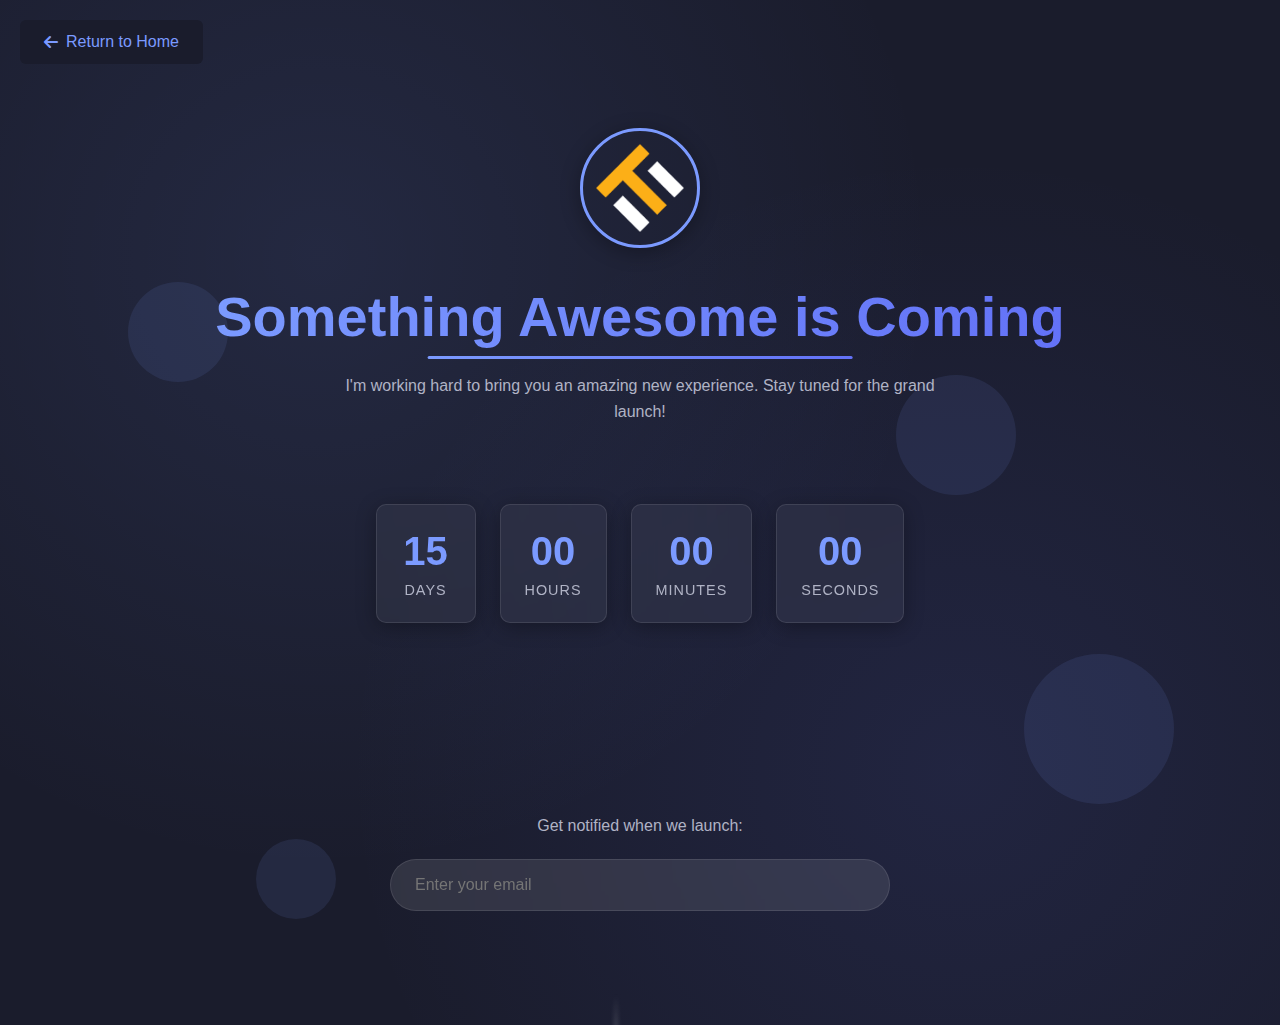
<file: Mega Projects/index.html>
<!DOCTYPE html>
<html lang="en">

<head>
    <meta charset="UTF-8">
    <meta name="viewport" content="width=device-width, initial-scale=1.0">
    <title>Coming Soon | Themed Edits</title>
    <link rel="icon" type="image/x-icon" href="/./my logo-01 copy.png">
    <link rel="stylesheet" href="https://cdnjs.cloudflare.com/ajax/libs/font-awesome/6.4.0/css/all.min.css">
    <style>
        :root {
            --primary-color: #7b9aff;
            --primary-dark: #5c78e0;
            --secondary-color: #6372f7;
            --text-color: #e0e0e0;
            --text-light: #b0b3c5;
            --background-color: #1a1c2c;
            --shadow: 0 4px 20px rgba(0, 0, 0, 0.3);
            --hover-shadow: 0 8px 25px rgba(123, 154, 255, 0.3);
            --transition: all 0.4s cubic-bezier(0.175, 0.885, 0.32, 1.1);
        }

        * {
            margin: 0;
            padding: 0;
            box-sizing: border-box;
        }

        body {
            font-family: 'Segoe UI', Tahoma, Geneva, Verdana, sans-serif;
            background: var(--background-color);
            color: var(--text-color);
            min-height: 100vh;
            overflow-x: hidden;
            background-image:
                radial-gradient(circle at 25% 25%, rgba(123, 154, 255, 0.1) 0%, transparent 50%),
                radial-gradient(circle at 75% 75%, rgba(99, 114, 247, 0.1) 0%, transparent 50%);
        }

        /* Home Button Styles */
        .home-btn-container {
            position: fixed;
            top: 20px;
            left: 20px;
            z-index: 1000;
        }

        .home-btn {
            position: relative;
            display: inline-flex;
            align-items: center;
            gap: 0.5rem;
            color: var(--primary-color);
            font-weight: 500;
            text-decoration: none;
            transition: color 0.3s ease;
            padding: 0.5rem 0;
            background: var(--background-color);
            padding: 0.8rem 1.5rem;
            border-radius: 6px;
        }

        .home-btn::after {
            content: '';
            position: absolute;
            left: 0;
            bottom: 0;
            height: 2px;
            width: 100%;
            background-color: var(--primary-color);
            transform: scaleX(0);
            transform-origin: right;
            transition: transform 0.4s ease, transform-origin 0s;
        }

        .home-btn:hover {
            color: var(--primary-dark);
        }

        .home-btn:hover::after {
            transform: scaleX(1);
            transform-origin: left;
        }


        .coming-soon-container {
            display: flex;
            flex-direction: column;
            align-items: center;
            justify-content: center;
            min-height: 100vh;
            padding: 2rem;
            text-align: center;
            position: relative;
            margin-top: 6rem;
        }

        .logo {
            margin-bottom: 2rem;
            animation: float 6s ease-in-out infinite;
        }

        .logo img {
            width: 120px;
            height: 120px;
            border-radius: 50%;
            object-fit: cover;
            box-shadow: var(--shadow);
            border: 3px solid var(--primary-color);
        }

        h1 {
            font-size: clamp(2rem, 5vw, 3.5rem);
            margin-bottom: 1.5rem;
            background: linear-gradient(90deg, var(--primary-color), var(--secondary-color));
            -webkit-background-clip: text;
            background-clip: text;
            color: transparent;
            position: relative;
            display: inline-block;
        }

        h1::after {
            content: '';
            position: absolute;
            bottom: -10px;
            left: 50%;
            transform: translateX(-50%);
            width: 50%;
            height: 3px;
            background: linear-gradient(90deg, var(--primary-color), var(--secondary-color));
            border-radius: 3px;
        }

        .countdown {
            display: flex;
            justify-content: center;
            gap: 1.5rem;
            margin: 3rem 0;
            flex-wrap: wrap;
        }

        .countdown-item {
            background: rgba(255, 255, 255, 0.05);
            border-radius: 10px;
            padding: 1.5rem;
            min-width: 100px;
            backdrop-filter: blur(10px);
            border: 1px solid rgba(255, 255, 255, 0.1);
            box-shadow: var(--shadow);
            transition: var(--transition);
        }

        .countdown-item:hover {
            transform: translateY(-10px);
            box-shadow: var(--hover-shadow);
        }

        .countdown-number {
            font-size: 2.5rem;
            font-weight: 700;
            color: var(--primary-color);
            margin-bottom: 0.5rem;
        }

        .countdown-label {
            font-size: 0.9rem;
            color: var(--text-light);
            text-transform: uppercase;
            letter-spacing: 1px;
        }

        .social-links {
            display: flex;
            gap: 1.5rem;
            margin: 2rem 0;
        }

        .social-link {
            width: 50px;
            height: 50px;
            border-radius: 50%;
            display: flex;
            align-items: center;
            text-decoration: none;
            justify-content: center;
            background: rgba(255, 255, 255, 0.05);
            color: var(--text-color);
            font-size: 1.2rem;
            transition: var(--transition);
            position: relative;
            overflow: hidden;
        }

        .social-link::before {
            content: '';
            position: absolute;
            top: 0;
            left: -100%;
            width: 100%;
            height: 100%;
            background: linear-gradient(90deg, transparent, rgba(255, 255, 255, 0.1), transparent);
            transition: 0.5s;
        }

        .social-link:hover {
            color: var(--primary-color);
            transform: translateY(-5px);
            box-shadow: 0 5px 15px rgba(123, 154, 255, 0.3);
        }

        .social-link:hover::before {
            left: 100%;
        }

        .notify-form {
            margin-top: 2rem;
            max-width: 500px;
            width: 100%;
        }

        .form-group {
            position: relative;
            margin-bottom: 1rem;
        }

        .form-input {
            width: 100%;
            padding: 1rem 1.5rem;
            border-radius: 50px;
            border: none;
            background: rgba(255, 255, 255, 0.1);
            color: var(--text-color);
            font-size: 1rem;
            backdrop-filter: blur(5px);
            border: 1px solid rgba(255, 255, 255, 0.1);
            transition: var(--transition);
        }

        .form-input:focus {
            outline: none;
            box-shadow: 0 0 0 2px var(--primary-color);
            background: rgba(255, 255, 255, 0.15);
        }

        .form-submit {
            width: 100%;
            padding: 1rem;
            border-radius: 50px;
            border: none;
            background: linear-gradient(90deg, var(--primary-color), var(--secondary-color));
            color: white;
            font-weight: 600;
            font-size: 1rem;
            cursor: pointer;
            transition: var(--transition);
            margin-top: 1rem;
        }

        .form-submit button{
            color: var(--text-color);
        }

        .form-submit:hover {
            transform: translateY(-3px);
            box-shadow: 0 10px 20px rgba(123, 154, 255, 0.3);
        }

        .floating-elements {
            position: absolute;
            top: 0;
            left: 0;
            width: 100%;
            height: 100%;
            pointer-events: none;
            z-index: -1;
            overflow: hidden;
        }

        .floating-element {
            position: absolute;
            border-radius: 50%;
            background: rgba(123, 154, 255, 0.1);
            animation: float 15s infinite linear;
        }

        @keyframes float {

            0%,
            100% {
                transform: translateY(0) rotate(0deg);
            }

            50% {
                transform: translateY(-20px) rotate(5deg);
            }
        }

        @keyframes pulse {
            0% {
                transform: scale(1);
                opacity: 1;
            }

            50% {
                transform: scale(1.05);
                opacity: 0.8;
            }

            100% {
                transform: scale(1);
                opacity: 1;
            }
        }

        /* Responsive Adjustments */
        @media (max-width: 768px) {
            .countdown {
                gap: 1rem;
            }

            .countdown-item {
                min-width: 80px;
                padding: 1rem;
            }

            .countdown-number {
                font-size: 2rem;
            }
        }

        @media (max-width: 480px) {
            .countdown {
                gap: 0.5rem;
            }

            .countdown-item {
                min-width: 70px;
                padding: 0.8rem;
            }

            .social-links {
                gap: 1rem;
            }

            .social-link {
                width: 40px;
                height: 40px;
                font-size: 1rem;
            }
        }

        /* Rocket Animation Styles */
        .rocket-container {
            position: absolute;
            bottom: -100px;
            left: 50%;
            transform: translateX(-50%);
            width: 100px;
            height: 300px;
            /* overflow: hidden; */
        }

        .rocket {
            position: absolute;
            bottom: 0;
            left: 50%;
            transform: translateX(-100%);
            animation: takeoff 8s infinite cubic-bezier(0.25, 0.1, 0.25, 1);
        }

        .rocket i {
            font-size: 3rem;
            color: var(--primary-color);
            transform: rotate(-45deg);
            display: block;
            position: relative;
            z-index: 2;
            text-shadow: 0 0 10px rgba(123, 154, 255, 0.7);
            animation: rocketPulse 0.5s infinite alternate;
        }

        .smoke-trail {
            position: absolute;
            bottom: -20px;
            left: 50%;
            transform: translateX(-50%);
            width: 4px;
            height: 150px;
            background: linear-gradient(to top,
                    rgba(255, 255, 255, 0.8) 0%,
                    rgba(255, 255, 255, 0.5) 30%,
                    rgba(255, 255, 255, 0) 100%);
            filter: blur(2px);
            animation: smokeRise 8s infinite linear;
        }

        @keyframes takeoff {
            0% {
                bottom: 0;
                opacity: 1;
            }

            80% {
                opacity: 1;
            }

            100% {
                bottom: 100vh;
                opacity: 0;
            }
        }

        @keyframes smokeRise {
            0% {
                height: 0;
                opacity: 1;
            }

            80% {
                opacity: 1;
            }

            100% {
                height: 150px;
                opacity: 0;
            }
        }

        @keyframes rocketPulse {
            0% {
                transform: rotate(-45deg) scale(1);
            }

            100% {
                transform: rotate(-45deg) scale(1.1);
            }
        }

        /* Make sure this is added to your existing CSS */
        .coming-soon-container {
            position: relative;
            overflow: hidden;
        }
    </style>
</head>

<body>

    <!-- Home button is here -->
    <div class="home-btn-container">
        <a href="/index.html" class="home-btn">
            <i class="fas fa-arrow-left"></i> Return to Home
        </a>
    </div>

    <div class="coming-soon-container">
        <!-- Add this inside your coming-soon-container div -->
        <div class="rocket-container">
            <div class="rocket">
                <i class="fas fa-rocket"></i>
                <div class="smoke-trail"></div>
            </div>
        </div>
        <!-- Floating background elements -->
        <div class="floating-elements">
            <div class="floating-element"
                style="width: 100px; height: 100px; top: 20%; left: 10%; animation-duration: 20s;"></div>
            <div class="floating-element"
                style="width: 150px; height: 150px; top: 60%; left: 80%; animation-duration: 25s;"></div>
            <div class="floating-element"
                style="width: 80px; height: 80px; top: 80%; left: 20%; animation-duration: 18s;"></div>
            <div class="floating-element"
                style="width: 120px; height: 120px; top: 30%; left: 70%; animation-duration: 22s;"></div>
        </div>

        <!-- Logo -->
        <div class="logo">
            <img src="/my logo-01 copy.png" alt="Themed Edits Logo">
        </div>

        <!-- Main Content -->
        <h1>Something Awesome is Coming</h1>
        <p style="max-width: 600px; margin: 0 auto 2rem; color: var(--text-light); line-height: 1.6;">
            I'm working hard to bring you an amazing new experience. Stay tuned for the grand launch!
        </p>

        <!-- Countdown Timer -->
        <div class="countdown">
            <div class="countdown-item">
                <div class="countdown-number" id="days">00</div>
                <div class="countdown-label">Days</div>
            </div>
            <div class="countdown-item">
                <div class="countdown-number" id="hours">00</div>
                <div class="countdown-label">Hours</div>
            </div>
            <div class="countdown-item">
                <div class="countdown-number" id="minutes">00</div>
                <div class="countdown-label">Minutes</div>
            </div>
            <div class="countdown-item">
                <div class="countdown-number" id="seconds">00</div>
                <div class="countdown-label">Seconds</div>
            </div>
        </div>

        <!-- Social Links -->
        <div class="social-links">
            <a href="https://github.com/ThemedEdits" target="_blank" class="social-link"><i
                    class="fab fa-github"></i></a>
            <a href="https://www.linkedin.com/in/hammad-ahmed-93166a363?utm_source=share&utm_campaign=share_via&utm_content=profile&utm_medium=android_app"
                target="_blank" class="social-link"><i class="fab fa-linkedin-in"></i></a>
            <a href="https://www.facebook.com/profile.php?id=61559833776325" target="_blank" class="social-link"><i
                    class="fab fa-facebook-f"></i></a>
            <a href="https://www.instagram.com/themed.edits.co/" target="_blank" class="social-link"><i
                    class="fab fa-instagram"></i></a>
        </div>

        <!-- Notification Form -->
        <div class="notify-form">
            <p style="margin-bottom: 1.5rem; color: var(--text-light);">Get notified when we launch:</p>
            <form>
                <div class="form-group">
                    <input type="email" class="form-input" placeholder="Enter your email" required>
                </div>
                <button type="submit" class="form-submit">Notify Me</button>
            </form>
        </div>
    </div>

    <script>
 
    // Get or set the launch date
    let launchDate;

    // Check if launchDate is already stored
    if (localStorage.getItem('launchDate')) {
        launchDate = new Date(localStorage.getItem('launchDate'));
    } else {
        launchDate = new Date();
        launchDate.setDate(launchDate.getDate() + 15); // Set launch 15 days from now
        localStorage.setItem('launchDate', launchDate.toISOString());
    }

    function updateCountdown() {
        const now = new Date().getTime();
        const distance = launchDate.getTime() - now;

        const days = Math.floor(distance / (1000 * 60 * 60 * 24));
        const hours = Math.floor((distance % (1000 * 60 * 60 * 24)) / (1000 * 60 * 60));
        const minutes = Math.floor((distance % (1000 * 60 * 60)) / (1000 * 60));
        const seconds = Math.floor((distance % (1000 * 60)) / 1000);

        document.getElementById('days').textContent = days.toString().padStart(2, '0');
        document.getElementById('hours').textContent = hours.toString().padStart(2, '0');
        document.getElementById('minutes').textContent = minutes.toString().padStart(2, '0');
        document.getElementById('seconds').textContent = seconds.toString().padStart(2, '0');

        if (distance < 0) {
            clearInterval(countdownTimer);
            document.querySelector('.countdown').innerHTML = '<div style="color: var(--primary-color); font-size: 1.5rem;">We\'re Live!</div>';
        }
    }

    const countdownTimer = setInterval(updateCountdown, 1000);
    updateCountdown(); // Initial call



        // Form Submission
        document.querySelector('form').addEventListener('submit', function (e) {
            e.preventDefault();
            const email = this.querySelector('input').value;
            alert(`Thanks! We'll notify you at ${email} when we launch.`);
            this.querySelector('input').value = '';
        });

        // Animate elements on scroll
        const animateOnScroll = () => {
            const elements = document.querySelectorAll('.countdown-item, .social-link, .form-submit');

            elements.forEach(el => {
                const elPosition = el.getBoundingClientRect().top;
                const screenPosition = window.innerHeight / 1.3;

                if (elPosition < screenPosition) {
                    el.style.opacity = '1';
                    el.style.transform = 'translateY(0)';
                }
            });
        };

        // Set initial state for animation
        document.querySelectorAll('.countdown-item, .social-link, .form-submit').forEach(el => {
            el.style.opacity = '0';
            el.style.transform = 'translateY(20px)';
            el.style.transition = 'all 0.6s ease-out';
        });

        window.addEventListener('scroll', animateOnScroll);
        window.addEventListener('load', animateOnScroll);
    </script>
</body>

</html>
</file>
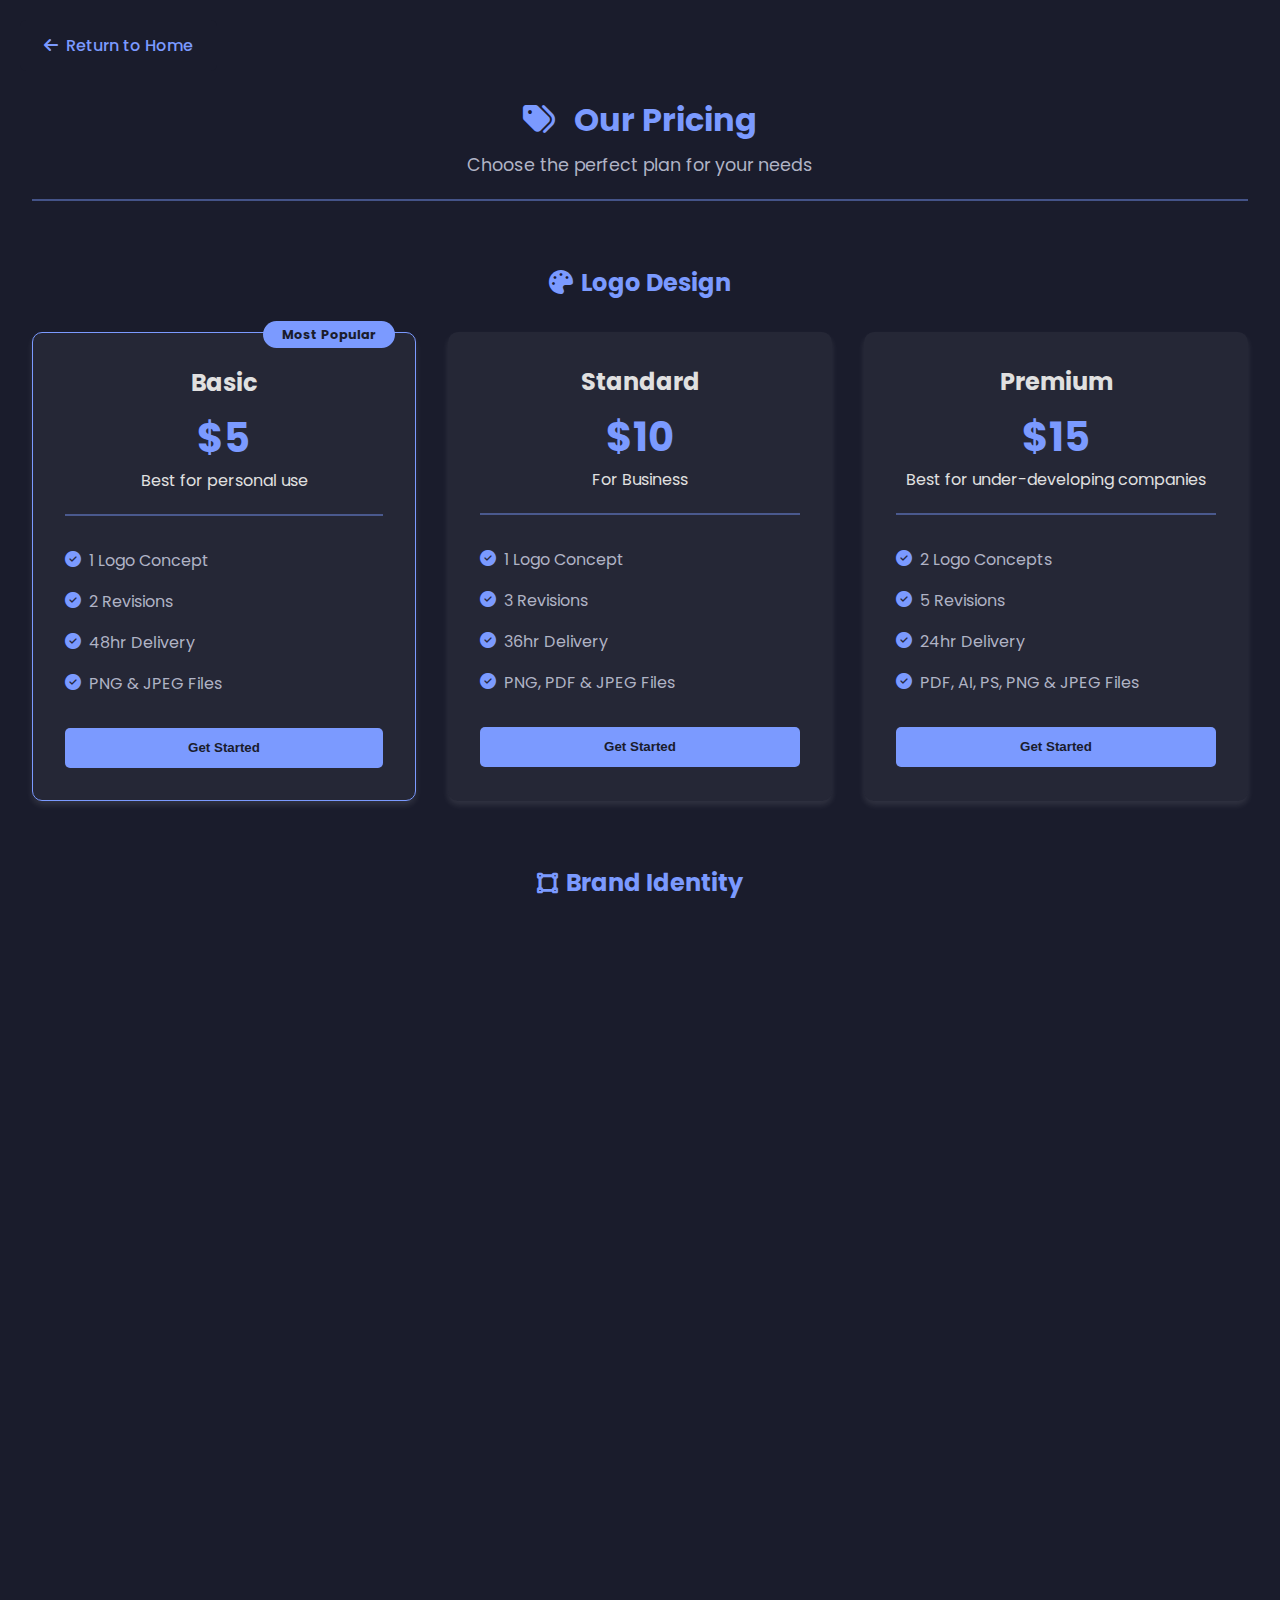
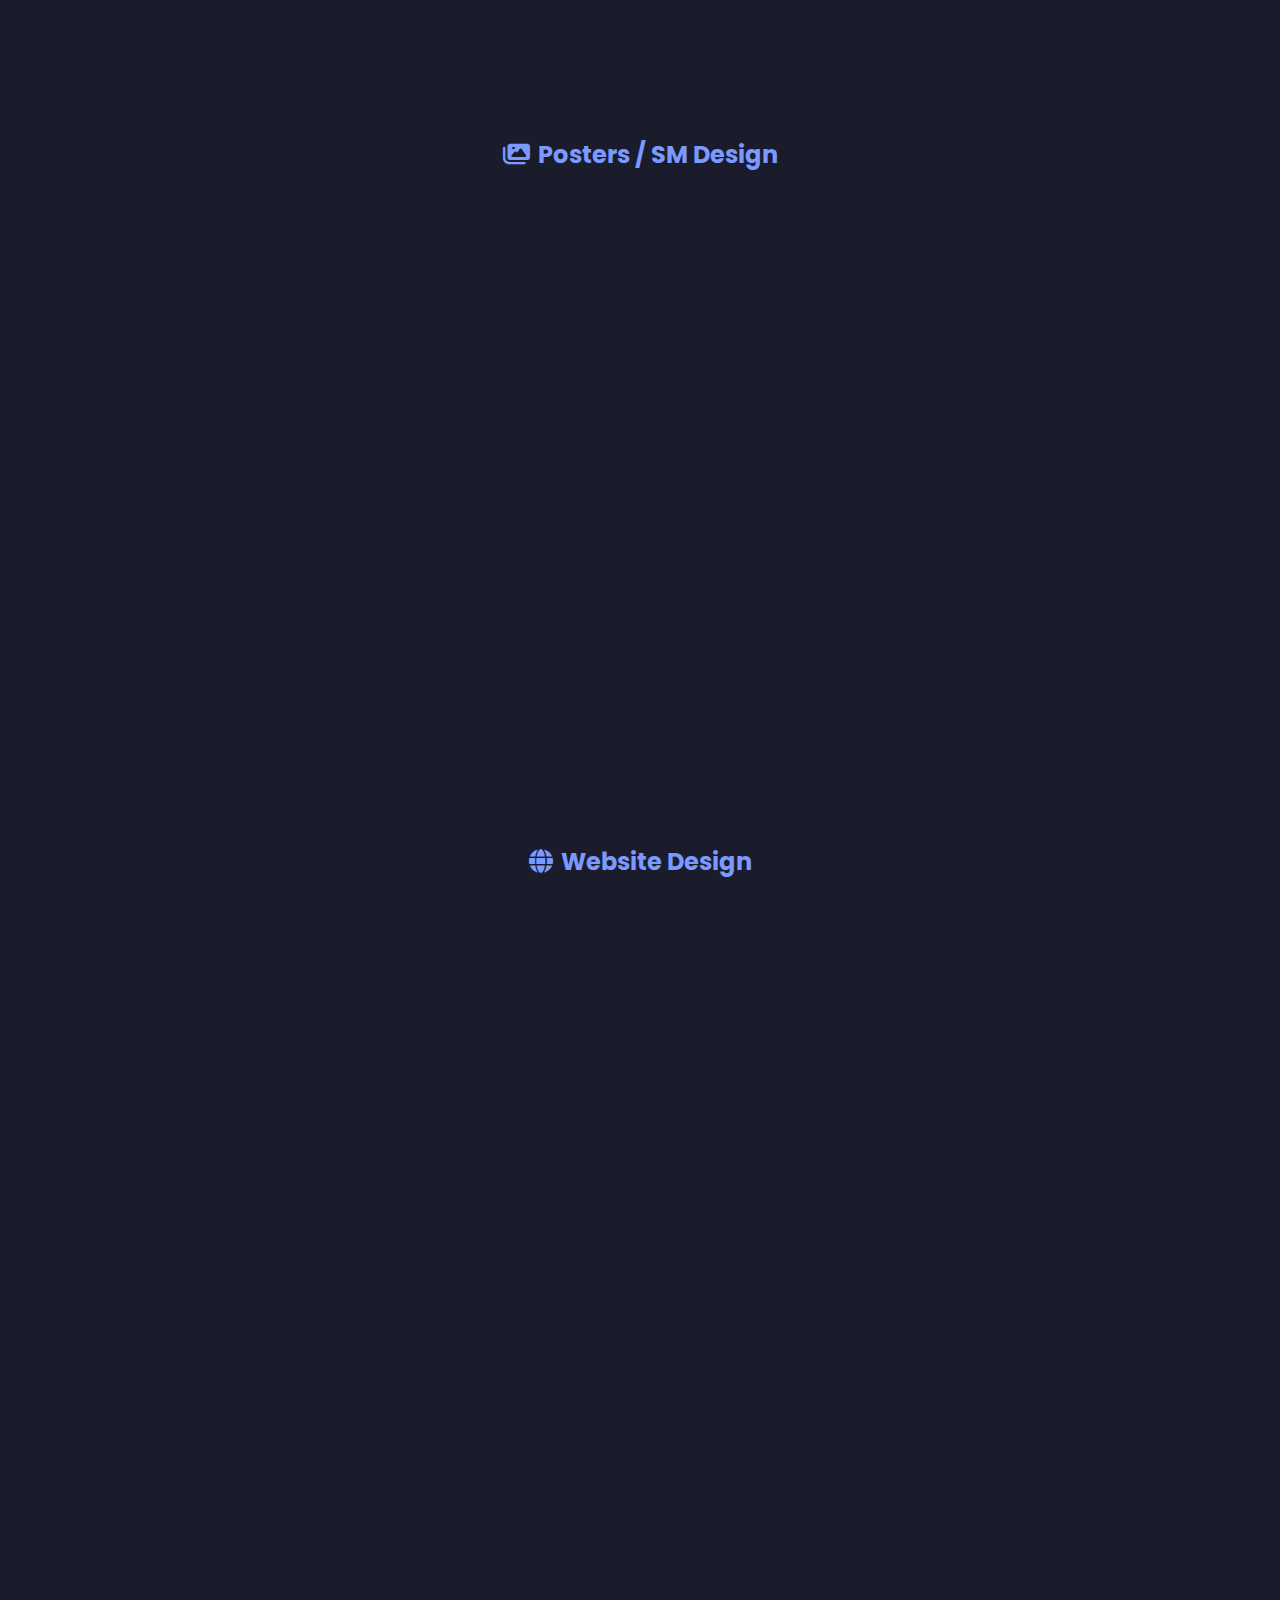
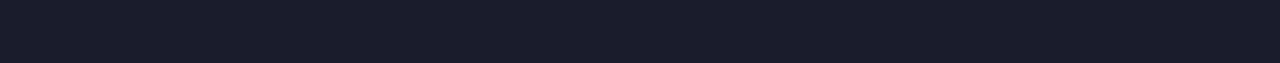
<file: Pricing/index.html>
<!DOCTYPE html>
<html lang="en">

<head>
    <link rel="stylesheet" href="https://cdnjs.cloudflare.com/ajax/libs/font-awesome/6.4.0/css/all.min.css">
    <link href="https://fonts.googleapis.com/css2?family=Poppins:wght@300;400;500;600;700&display=swap"
        rel="stylesheet">
    <meta charset="UTF-8">
    <link rel="icon" type="image/x-icon" href="/./my logo-01 copy.png">
    <meta name="viewport" content="width=device-width, initial-scale=1.0">
    <title>Themed Edits | Pricing</title>
    <style>
        :root {
            --primary-color: #7b9aff;
            /* lighter shade of your original primary to pop on dark bg */
            --primary-dark: #5c78e0;
            /* softer dark primary */
            --secondary-color: #6372f7;
            /* slightly lighter secondary for contrast */
            --text-color: #e0e0e0;
            /* light text for readability */
            --text-light: #b0b3c5;
            /* softer secondary text */
            --background-color: #1a1c2c;
            /* deep dark background */
            --shadow: 0 4px 6px rgba(255, 255, 255, 0.1);
            /* subtle light shadow for dark bg */
            --hover-shadow: 0 6px 12px rgba(123, 154, 255, 0.3);
            --transition: all 0.4s ease;
        }

        * {
            margin: 0;
            padding: 0;
            box-sizing: border-box;
        }

        body {
            font-family: 'Poppins', sans-serif;
            color: var(--text-color);
            background-color: var(--background-color);
        }

        .reveal {
            opacity: 0;
            transform: translateY(25px);
            transition: all 0.8s ease;
        }

        /* When revealed */
        .reveal.active {
            opacity: 1;
            transform: translateY(0);
            transition: all 1s ease;
        }

        /* Back to Top Button */
        .back-to-top {
            position: fixed;
            bottom: 30px;
            right: 30px;
            width: 50px;
            height: 50px;
            background: var(--primary-color);
            border-radius: 50%;
            display: flex;
            align-items: center;
            justify-content: center;
            cursor: pointer;
            opacity: 0;
            visibility: hidden;
            transform: translateY(30px);
            transition: all 0.4s ease;
            z-index: 999;
            box-shadow: 0 4px 15px rgba(123, 154, 255, 0.3);
        }

        .back-to-top.visible {
            opacity: 1;
            visibility: visible;
            transform: translateY(0);
        }

        .back-to-top:hover {
            background: var(--primary-dark);
            transform: translateY(-3px);
        }

        .progress-circle {
            position: relative;
            width: 100%;
            height: 100%;
            display: flex;
            /* Added */
            align-items: center;
            /* Added */
            justify-content: center;
            /* Added */
        }

        .progress-ring {
            position: absolute;
            top: 0;
            left: 0;
            transform: rotate(-90deg);
        }

        .progress-ring-circle {
            stroke: var(--text-color);
            stroke-dasharray: 138;
            stroke-dashoffset: 138;
            transition: stroke-dashoffset 0.3s;
        }

        .back-to-top i {
            color: var(--text-color);
            font-size: 1.2rem;
            position: relative;
            z-index: 2;
        }

        /* Responsive Adjustments */
        @media (max-width: 768px) {
            .back-to-top {
                width: 45px;
                height: 45px;
                bottom: 20px;
                right: 20px;
            }

            .progress-ring {
                width: 45px;
                height: 45px;
            }

            .progress-ring-circle {
                r: 20;
                cx: 22.5;
                cy: 22.5;
                stroke-width: 2.5;
            }
        }

        @media (max-width: 480px) {
            .back-to-top {
                width: 40px;
                height: 40px;
                bottom: 15px;
                right: 15px;
            }

            .progress-ring {
                width: 40px;
                height: 40px;
            }

            .progress-ring-circle {
                r: 18;
                cx: 20;
                cy: 20;
            }

            .back-to-top i {
                font-size: 1rem;
            }
        }

        .section-subtitle {
            color: var(--text-light);
        }


        /* Home Button Styles */
        .home-btn-container {
            position: fixed;
            top: 20px;
            left: 20px;
            z-index: 1000;
        }

        .home-btn {
            position: relative;
            display: inline-flex;
            align-items: center;
            gap: 0.5rem;
            color: var(--primary-color);
            font-weight: 500;
            text-decoration: none;
            transition: color 0.3s ease;
            padding: 0.5rem 0;
            background: var(--background-color);
            padding: 0.8rem 1.5rem;
            border-radius: 6px;
        }

        .home-btn::after {
            content: '';
            position: absolute;
            left: 0;
            bottom: 0;
            height: 2px;
            width: 100%;
            background-color: var(--primary-color);
            transform: scaleX(0);
            transform-origin: left;
            transition: transform 0.4s ease, transform-origin 0s;
        }

        .home-btn:hover {
            color: var(--primary-dark);
        }

        .home-btn:hover::after {
            transform: scaleX(1);
            transform-origin: right;
        }

        /* Reverse animation when not hovering */
        .home-btn::after {
            transition: transform 0.4s ease, transform-origin 0s 0.4s;
        }

        .home-btn:not(:hover)::after {
            transform: scaleX(0);
            transform-origin: left;
        }

        .home-btn i {
            transition: var(--transition);
        }

        .home-btn:hover i {
            transform: translateX(-10px);
        }

        /* Responsive adjustment */
        @media (max-width: 768px) {
            .home-btn-container {
                top: 15px;
                left: 15px;
            }

            .home-btn {
                padding: 0.6rem 1rem;
                font-size: 0.9rem;
            }
        }

        #pricing-section {
            padding: 6rem 2rem;
        }

        /* Pricing Section Styles */
        .pricing-section {
            padding: 4rem 0;
            /* background: rgba(0, 0, 0, 0.2); */
        }

        .section-title {
            text-align: center;
            color: var(--primary-color);
            font-size: 2rem;
            margin-bottom: 0.5rem;
        }

        .section-title i {
            margin-right: 0.8rem;
        }

        .section-subtitle {
            text-align: center;
            color: var(--text-light);
            margin-bottom: 3rem;
            max-width: 700px;
            margin-left: auto;
            margin-right: auto;
        }

        .pricing-category {
            margin: 4rem 0;
        }

        .pricing-category h3 {
            color: var(--primary-color);
            margin-bottom: 2rem;
            display: flex;
            align-items: center;
            gap: 0.5rem;
            justify-content: center;
            font-size: 1.5rem;
        }

        .pricing-grid {
            display: grid;
            grid-template-columns: repeat(auto-fit, minmax(300px, 1fr));
            gap: 2rem;
        }

        .pricing-card {
            background: rgba(255, 255, 255, 0.05);
            border-radius: 10px;
            padding: 2rem;
            position: relative;
            transition: var(--transition);
            box-shadow: var(--shadow);
        }

        .pricing-card:hover {
            box-shadow: var(--hover-shadow);
            transform: translateY(-3px);
        }

        .pricing-card.popular {
            border: 1px solid var(--primary-color);
        }

        .pricing-header {
            margin-bottom: 1.5rem;
            text-align: center;
        }

        .pricing-header h4 {
            font-size: 1.5rem;
            color: var(--text-color);
            margin-bottom: 0.5rem;
        }

        .price {
            font-size: 2.5rem;
            font-weight: 700;
            color: var(--primary-color);
        }

        hr {
            margin-top: 1.3rem;
            border: 1px solid #7b9aff70;
        }

        .features {
            margin: 2rem 0;
            padding: 0;
            list-style: none;
        }

        .features li {
            margin-bottom: 1rem;
            display: flex;
            align-items: flex-start;
            gap: 0.5rem;
            color: var(--text-light);
        }

        .features i {
            color: var(--primary-color);
            margin-top: 0.2rem;
        }

        .not-included {
            text-decoration: line-through;
            color: #aaa;
            opacity: 0.6;
        }

        .pricing-btn a {
            text-decoration: none;
            color: var(--background-color);
        }

        .pricing-btn {
            width: 100%;
            padding: 0.8rem;
            background: var(--primary-color);
            color: var(--background-color);
            border: none;
            border-radius: 5px;
            font-weight: 600;
            cursor: pointer;
            transition: var(--transition);
        }

        .pricing-btn:hover {
            background: var(--primary-dark);
        }

        .popular-badge {
            position: absolute;
            top: -12px;
            right: 20px;
            background: var(--primary-color);
            color: var(--background-color);
            padding: 0.3rem 1.2rem;
            border-radius: 20px;
            font-size: 0.8rem;
            font-weight: 700;
        }

        /* Responsive Adjustments */
        @media (max-width: 768px) {
            .pricing-grid {
                grid-template-columns: 1fr;
            }

            .pricing-card.popular {
                transform: none;
            }
        }

        @media (max-width: 480px) {
            #pricing-section {
                padding: 6rem 1.9rem;
            }

            .pricing-card {
                padding: 1.5rem;
            }

            .price {
                font-size: 2rem;
            }
        }

        /* Custom Plan Builder Styles */
        .custom-plan-section {
            padding: 5rem 0;
            background: var(--background-color);
        }

        .section-header {
            text-align: center;
            margin-bottom: 3rem;
        }

        .section-header h2 {
            font-size: 2.5rem;
            color: var(--primary-color);
            margin-bottom: 1rem;
        }

        .section-subtitle {
            color: var(--text-light);
            font-size: 1.1rem;
            max-width: 700px;
            margin: 0 auto;
        }

        .plan-builder-container {
            max-width: 1200px;
            margin: 0 auto;
        }

        .glass-card {
            background: rgba(255, 255, 255, 0.05);
            border-radius: 12px;
            backdrop-filter: blur(10px);
            border: 1px solid rgba(255, 255, 255, 0.1);
            box-shadow: 0 8px 32px rgba(0, 0, 0, 0.2);
            transition: var(--transition)
        }

        .glass-card:hover {
            box-shadow: var(--hover-shadow);
        }

        .plan-category-selector {
            padding: 1.5rem;
            margin-bottom: 2rem;
        }

        .selector-header {
            display: flex;
            align-items: center;
            gap: 1rem;
            margin-bottom: 1.5rem;
        }

        .selector-header i {
            font-size: 1.5rem;
            color: var(--primary-color);
        }

        .selector-header h3 {
            color: var(--text-color);
            font-size: 1.3rem;
        }

        .custom-select {
            background: rgba(0, 0, 0, 0.3);
            border: 1px solid var(--primary-color);
            color: var(--text-color);
            padding: 1rem;
            border-radius: 8px;
            width: 100%;
            font-size: 1rem;
            transition: var(--transition);
        }

        .custom-select:focus {
            outline: none;
            box-shadow: 0 0 0 3px rgba(123, 154, 255, 0.3);
        }

        .custom-options-grid {
            display: grid;
            grid-template-columns: repeat(auto-fill, minmax(350px, 1fr));
            gap: 1.5rem;
            margin-bottom: 2rem;
        }

        .option-group {
            composes: glass-card;
            padding: 1.5rem;
        }

        .option-group h4 {
            color: var(--primary-color);
            margin-bottom: 1.5rem;
            font-size: 1.1rem;
            display: flex;
            align-items: center;
            gap: 0.8rem;
        }

        .option-item {
            display: flex;
            justify-content: space-between;
            align-items: center;
            padding: 0.8rem 0;
            border-bottom: 1px dashed rgba(255, 255, 255, 0.1);
        }

        .option-item:last-child {
            border-bottom: none;
        }

        .option-item label {
            color: var(--text-light);
            cursor: pointer;
            flex-grow: 1;
        }

        .option-control {
            display: flex;
            align-items: center;
            gap: 1rem;
        }

        .option-control input[type="radio"] {
            appearance: none;
            width: 18px;
            height: 18px;
            border: 2px solid var(--primary-color);
            border-radius: 50%;
            cursor: pointer;
            position: relative;
        }

        .option-control input[type="radio"]:checked {
            background: var(--primary-color);
            box-shadow: 0 0 0 1px var(--background-color), 0 0 0 2px var(--primary-color);
        }

        .option-control input[type="number"] {
            background: rgba(0, 0, 0, 0.3);
            border: 1px solid var(--primary-color);
            color: var(--text-color);
            padding: 0.5rem;
            border-radius: 5px;
            width: 60px;
            text-align: center;
        }

        /* Custom Plan Card */
        .custom-plan-card {
            padding: 2rem;
            position: relative;
            overflow: hidden;
        }

        .plan-card-ribbon {
            position: absolute;
            top: 15px;
            right: -30px;
            background: var(--primary-color);
            color: var(--background-color);
            padding: 0.3rem 3rem;
            transform: rotate(45deg);
            font-weight: 700;
            font-size: 0.8rem;
            text-align: center;
        }

        .custom-plan-header {
            display: flex;
            justify-content: space-between;
            align-items: center;
            margin-bottom: 1.5rem;
        }

        .custom-plan-header h3 {
            color: var(--text-color);
            font-size: 1.4rem;
            display: flex;
            align-items: center;
            gap: 0.8rem;
        }

        .custom-plan-price {
            font-size: 2.2rem;
            font-weight: 700;
            color: var(--primary-color);
            background: rgba(123, 154, 255, 0.1);
            padding: 0.5rem 1.2rem;
            border-radius: 8px;
        }

        .divider {
            height: 1px;
            background: linear-gradient(90deg, transparent 0%, var(--primary-color) 50%, transparent 100%);
            margin: 1.5rem 0;
            opacity: 0.3;
        }

        .custom-features-list {
            list-style: none;
            padding: 0;
            margin: 2rem 0;
        }

        .custom-features-list li {
            margin-bottom: 1rem;
            display: flex;
            align-items: center;
            gap: 0.8rem;
            color: var(--text-light);
            padding: 0.5rem;
            border-radius: 5px;
            transition: all 0.3s ease;
        }

        .custom-features-list li:hover {
            background: rgba(123, 154, 255, 0.05);
        }

        .custom-features-list i {
            color: var(--primary-color);
            width: 20px;
            text-align: center;
        }

        .custom-plan-btn {
            width: 40%;
            padding: 1rem;
            background: var(--primary-color);
            color: var(--background-color);
            border: none;
            border-radius: 8px;
            font-weight: 600;
            cursor: pointer;
            transition: var(--transition);
            display: flex;
            align-items: center;
            justify-content: center;
            gap: 0.8rem;
            font-size: 1rem;
        }

        .custom-plan-btn:hover {
            background: var(--primary-dark);
            /* transform: translateY(-3px); */
        }

        .pulse-on-hover:hover {
            animation: pulse 1s infinite;
        }

        /* Custom Checkbox Styles */
        .option-control input[type="checkbox"] {
            appearance: none;
            -webkit-appearance: none;
            width: 20px;
            height: 20px;
            border: 2px solid var(--primary-color);
            border-radius: 4px;
            cursor: pointer;
            position: relative;
            transition: all 0.3s ease;
        }

        .option-control input[type="checkbox"]:hover {
            transform: scale(1.1);
            box-shadow: 0 0 0 3px rgba(123, 154, 255, 0.2);
        }

        .option-control input[type="checkbox"]:checked {
            background-color: var(--primary-color);
            animation: checkPop 0.4s ease;
        }

        .option-control input[type="checkbox"]:checked::before {
            content: '';
            position: absolute;
            top: 50%;
            left: 50%;
            width: 6px;
            height: 12px;
            border: solid var(--background-color);
            border-width: 0 2px 2px 0;
            transform: translate(-50%, -60%) rotate(45deg);
        }

        @keyframes checkPop {
            0% {
                transform: scale(1);
            }

            50% {
                transform: scale(1.2);
            }

            100% {
                transform: scale(1);
            }
        }

        /* For radio buttons (if needed) */
        .option-control input[type="radio"]:checked {
            animation: radioPop 0.4s ease;
        }

        @keyframes radioPop {
            0% {
                transform: scale(1);
                box-shadow: none;
            }

            50% {
                transform: scale(1.2);
                box-shadow: 0 0 0 4px rgba(123, 154, 255, 0.3);
            }

            100% {
                transform: scale(1);
                box-shadow: none;
            }
        }

        /* Enhanced Checkbox with Ripple */
        .option-control {
            position: relative;
            overflow: hidden;
        }

        .option-control input[type="checkbox"] {
            position: relative;
            z-index: 1;
        }

        .option-control input[type="checkbox"]:checked::after {
            content: '';
            position: absolute;
            top: 50%;
            left: 50%;
            width: 40px;
            height: 40px;
            background: rgba(123, 154, 255, 0.3);
            border-radius: 50%;
            transform: translate(-50%, -50%) scale(0);
            opacity: 1;
            animation: ripple 0.6s ease-out;
            z-index: 0;
        }

        @keyframes ripple {
            to {
                transform: translate(-50%, -50%) scale(1);
                opacity: 0;
            }
        }

        @keyframes pulse {
            0% {
                box-shadow: 0 0 0 0 rgba(123, 154, 255, 0.4);
            }

            70% {
                box-shadow: 0 0 0 12px rgba(123, 154, 255, 0);
            }

            100% {
                box-shadow: 0 0 0 0 rgba(123, 154, 255, 0);
            }
        }

        /* Responsive Adjustments */
        @media (max-width: 992px) {
            .custom-options-grid {
                grid-template-columns: 1fr 1fr;
            }
        }

        @media (max-width: 768px) {
            .custom-options-grid {
                grid-template-columns: 1fr;
            }

            .section-header h2 {
                font-size: 2rem;
            }
        }

        @media (max-width: 480px) {
            .custom-plan-btn {
                width: 100%;
            }

            #custom-plan-section {
                padding: 6rem 1.4rem;
            }

            .custom-plan-card {
                padding: 1.5rem;
            }

            .custom-plan-header {
                flex-direction: column;
                align-items: flex-start;
                gap: 1rem;
            }
        }
    </style>
</head>

<body>
    <div class="home-btn-container">
        <a href="../index.html" class="home-btn">
            <i class="fas fa-arrow-left"></i> Return to Home
        </a>

    </div>

    <!-- back to top button is here -->
    <div class="back-to-top" id="backToTop">
        <div class="progress-circle">
            <svg class="progress-ring" width="50" height="50">
                <circle class="progress-ring-circle" stroke-width="3" fill="transparent" r="22" cx="25" cy="25" />
            </svg>
            <i class="fas fa-arrow-up"></i>
        </div>
    </div>

    <section id="pricing-section" class="pricing-section">
        <div class="container">
            <h2 class="section-title"><i class="fas fa-tags"></i> Our Pricing</h2>
            <p class="section-subtitle">Choose the perfect plan for your needs</p>
            <hr>

            <!-- Logo Design Category -->
            <div class="pricing-category">
                <h3><i class="fas fa-palette"></i> Logo Design</h3>
                <div class="pricing-grid">
                    <!-- Basic Plan -->
                    <div class="pricing-card popular">
                        <div class="popular-badge">Most Popular</div>
                        <div class="pricing-header">
                            <h4>Basic</h4>
                            <div class="price">$5</div>
                            <p>Best for personal use</p>
                            <hr>
                        </div>
                        <ul class="features">
                            <li><i class="fas fa-check-circle"></i> 1 Logo Concept</li>
                            <li><i class="fas fa-check-circle"></i> 2 Revisions</li>
                            <li><i class="fas fa-check-circle"></i> 48hr Delivery</li>
                            <li><i class="fas fa-check-circle"></i> PNG & JPEG Files</li>
                        </ul>
                        <button class="pricing-btn" data-category="Logo Design" data-plan="Basic">Get Started</button>
                    </div>

                    <!-- standard Plan -->
                    <div class="pricing-card">
                        <div class="pricing-header">
                            <h4>Standard</h4>
                            <div class="price">$10</div>
                            <p>For Business</p>
                            <hr>
                        </div>
                        <ul class="features">
                            <li><i class="fas fa-check-circle"></i> 1 Logo Concept</li>
                            <li><i class="fas fa-check-circle"></i> 3 Revisions</li>
                            <li><i class="fas fa-check-circle"></i> 36hr Delivery</li>
                            <li><i class="fas fa-check-circle"></i> PNG, PDF & JPEG Files</li>
                        </ul>
                        <button class="pricing-btn" data-category="Logo Design" data-plan="Standard">Get
                            Started</button>
                    </div>

                    <!-- Premium Plan -->
                    <div class="pricing-card">
                        <div class="pricing-header">
                            <h4>Premium</h4>
                            <div class="price">$15</div>
                            <p>Best for under-developing companies</p>
                            <hr>
                        </div>
                        <ul class="features">
                            <li><i class="fas fa-check-circle"></i> 2 Logo Concepts</li>
                            <li><i class="fas fa-check-circle"></i> 5 Revisions</li>
                            <li><i class="fas fa-check-circle"></i> 24hr Delivery</li>
                            <li><i class="fas fa-check-circle"></i> PDF, AI, PS, PNG & JPEG Files</li>
                        </ul>
                        <button class="pricing-btn" data-category="Logo Design" data-plan="Gold">Get Started</button>
                    </div>
                </div>
            </div>

            <!-- Brand Identity Category -->
            <div class="pricing-category">
                <h3><i class="fas fa-vector-square"></i> Brand Identity</h3>
                <div class="pricing-grid">
                    <!-- Basic Plan -->
                    <div class="pricing-card">
                        <div class="pricing-header">
                            <h4>Basic</h4>
                            <div class="price">$15</div>
                            <p>Perfect for startups</p>
                            <hr>
                        </div>
                        <ul class="features">
                            <li><i class="fas fa-check-circle"></i> 3 Logo Concepts</li>
                            <li><i class="fas fa-check-circle"></i> Unlimited Revisions</li>
                            <li><i class="fas fa-check-circle"></i> Priority 24hr Delivery</li>
                            <li><i class="fas fa-check-circle"></i> All File Formats (AI, EPS, SVG, PNG, JPEG)</li>
                            <li class="not-included"><i class="fas fa-times-circle"></i> Mockup Presentation</li>
                            <li class="not-included"><i class="fas fa-times-circle"></i> Full Brand Color Palette</li>
                            <li class="not-included"><i class="fas fa-times-circle"></i> Font Suggestions</li>
                            <li class="not-included"><i class="fas fa-times-circle"></i> Brand Guidelines PDF</li>
                            <li class="not-included"><i class="fas fa-times-circle"></i> Business card design</li>
                            <li class="not-included"><i class="fas fa-times-circle"></i> Letterhead design</li>
                        </ul>
                        <button class="pricing-btn" data-category="Brand Identity" data-plan="Basic">Get
                            Started</button>
                    </div>

                    <!-- Standard Plan -->
                    <div class="pricing-card popular">
                        <div class="popular-badge">Most Popular</div>
                        <div class="pricing-header">
                            <h4>Standard</h4>
                            <div class="price">$20</div>
                            <p>Great for small businesses</p>
                            <hr>
                        </div>
                        <ul class="features">
                            <li><i class="fas fa-check-circle"></i> 3 Logo Concepts</li>
                            <li><i class="fas fa-check-circle"></i> Unlimited Revisions</li>
                            <li><i class="fas fa-check-circle"></i> Priority 24hr Delivery</li>
                            <li><i class="fas fa-check-circle"></i> All File Formats (AI, EPS, SVG, PNG, JPEG)</li>
                            <li><i class="fas fa-check-circle"></i> Mockup Presentation</li>
                            <li><i class="fas fa-check-circle"></i> Full Brand Color Palette</li>
                            <li><i class="fas fa-check-circle"></i> Font Suggestions</li>
                            <li class="not-included"><i class="fas fa-times-circle"></i> Brand Guidelines PDF</li>
                            <li class="not-included"><i class="fas fa-times-circle"></i> Business card design</li>
                            <li class="not-included"><i class="fas fa-times-circle"></i> Letterhead design</li>
                        </ul>
                        <button class="pricing-btn" data-category="Brand Identity" data-plan="Standard">Get
                            Started</button>
                    </div>

                    <!-- Premium Plan -->
                    <div class="pricing-card">
                        <div class="pricing-header">
                            <h4>Premium</h4>
                            <div class="price">$25</div>
                            <p>Best for full branding</p>
                            <hr>
                        </div>
                        <ul class="features">
                            <li><i class="fas fa-check-circle"></i> 3 Logo Concepts</li>
                            <li><i class="fas fa-check-circle"></i> Unlimited Revisions</li>
                            <li><i class="fas fa-check-circle"></i> Priority 24hr Delivery</li>
                            <li><i class="fas fa-check-circle"></i> All File Formats (AI, EPS, SVG, PNG, JPEG)</li>
                            <li><i class="fas fa-check-circle"></i> Mockup Presentation</li>
                            <li><i class="fas fa-check-circle"></i> Full Brand Color Palette</li>
                            <li><i class="fas fa-check-circle"></i> Font Suggestions</li>
                            <li><i class="fas fa-check-circle"></i> Brand Guidelines PDF</li>
                            <li><i class="fas fa-check-circle"></i> Business card design</li>
                            <li><i class="fas fa-check-circle"></i> Letterhead design</li>
                        </ul>
                        <button class="pricing-btn" data-category="Brand Identity" data-plan="Premium">Get
                            Started</button>
                    </div>
                </div>
            </div>

            <!-- Posters / Social Media Post Design Category -->
            <div class="pricing-category">
                <h3><i class="fas fa-images"></i> Posters / SM Design</h3>
                <div class="pricing-grid">

                    <!-- Basic Plan -->
                    <div class="pricing-card">
                        <div class="pricing-header">
                            <h4>Basic</h4>
                            <div class="price">$3</div>
                            <p>Great for quick needs</p>
                            <hr>
                        </div>
                        <ul class="features">
                            <li><i class="fas fa-check-circle"></i> 1 Design</li>
                            <li><i class="fas fa-check-circle"></i> 1 Revision</li>
                            <li><i class="fas fa-check-circle"></i> 24hr Delivery</li>
                            <li><i class="fas fa-check-circle"></i> JPEG/PNG Format</li>
                            <li class="not-included"><i class="fas fa-times-circle"></i> Source File (PSD/AI)</li>
                            <li class="not-included"><i class="fas fa-times-circle"></i> Custom Sizes & Platform Optimization</li>
                        </ul>
                        <button class="pricing-btn" data-category="Posters" data-plan="Basic">Get Started</button>
                    </div>

                    <!-- Standard Plan -->
                    <div class="pricing-card popular">
                        <div class="popular-badge">Most Popular</div>
                        <div class="pricing-header">
                            <h4>Standard</h4>
                            <div class="price">$6</div>
                            <p>Ideal for small campaigns</p>
                            <hr>
                        </div>
                        <ul class="features">
                            <li><i class="fas fa-check-circle"></i> 2 Designs</li>
                            <li><i class="fas fa-check-circle"></i> 3 Revisions</li>
                            <li><i class="fas fa-check-circle"></i> 36hr Delivery</li>
                            <li><i class="fas fa-check-circle"></i> JPEG/PNG Format</li>
                            <li><i class="fas fa-check-circle"></i> Source File (PSD/AI)</li>
                            <li class="not-included"><i class="fas fa-times-circle"></i> Custom Sizes & Platform
                                Optimization</li>
                        </ul>
                        <button class="pricing-btn" data-category="Posters" data-plan="Standard">Get Started</button>
                    </div>

                    <!-- Premium Plan -->
                    <div class="pricing-card">
                        <div class="pricing-header">
                            <h4>Premium</h4>
                            <div class="price">$10</div>
                            <p>Perfect for serious branding</p>
                            <hr>
                        </div>
                        <ul class="features">
                            <li><i class="fas fa-check-circle"></i> 3 Designs</li>
                            <li><i class="fas fa-check-circle"></i> Unlimited Revisions</li>
                            <li><i class="fas fa-check-circle"></i> Priority 24hr Delivery</li>
                            <li><i class="fas fa-check-circle"></i> JPEG, PNG, PDF Format</li>
                            <li><i class="fas fa-check-circle"></i> Source File (PSD/AI)</li>
                            <li><i class="fas fa-check-circle"></i> Custom Sizes & Platform Optimization</li>
                        </ul>
                        <button class="pricing-btn" data-category="Posters" data-plan="Premium">Get Started</button>
                    </div>
                </div>
            </div>

            <!-- Website Design Category -->
            <div class="pricing-category">
                <h3><i class="fas fa-globe"></i> Website Design</h3>
                <div class="pricing-grid">

                    <!-- Basic Plan -->
                    <div class="pricing-card">
                        <div class="pricing-header">
                            <h4>Basic</h4>
                            <div class="price">$35</div>
                            <p>Best for personal projects</p>
                            <hr>
                        </div>
                        <ul class="features">
                            <li><i class="fas fa-check-circle"></i> 1 Page Design</li>
                            <li><i class="fas fa-check-circle"></i> Responsive Layout</li>
                            <li><i class="fas fa-check-circle"></i> HTML/CSS Only</li>
                            <li class="not-included"><i class="fas fa-times-circle"></i> JavaScript Interactions</li>
                            <li class="not-included"><i class="fas fa-times-circle"></i> Contact Form</li>
                            <li class="not-included"><i class="fas fa-times-circle"></i> SEO Optimization</li>
                            <li><i class="fas fa-check-circle"></i> Delivery in 3 Days</li>
                        </ul>
                        <button class="pricing-btn" data-category="Website Design" data-plan="Basic">Get
                            Started</button>
                    </div>

                    <!-- Standard Plan -->
                    <div class="pricing-card popular">
                        <div class="popular-badge">Most Popular</div>
                        <div class="pricing-header">
                            <h4>Standard</h4>
                            <div class="price">$60</div>
                            <p>Perfect for small businesses</p>
                            <hr>
                        </div>
                        <ul class="features">
                            <li><i class="fas fa-check-circle"></i> Up to 3 Pages</li>
                            <li><i class="fas fa-check-circle"></i> Fully Responsive</li>
                            <li><i class="fas fa-check-circle"></i> HTML, CSS, JS</li>
                            <li><i class="fas fa-check-circle"></i> Contact Form</li>
                            <li class="not-included"><i class="fas fa-times-circle"></i> Admin Dashboard</li>
                            <li class="not-included"><i class="fas fa-times-circle"></i> SEO Optimization</li>
                            <li><i class="fas fa-check-circle"></i> Delivery in 6 Days</li>
                        </ul>
                        <button class="pricing-btn" data-category="Website Design" data-plan="Standard">Get
                            Started</button>
                    </div>

                    <!-- Premium Plan -->
                    <div class="pricing-card">
                        <div class="pricing-header">
                            <h4>Premium</h4>
                            <div class="price">$120</div>
                            <p>Ideal for professional brands</p>
                            <hr>
                        </div>
                        <ul class="features">
                            <li><i class="fas fa-check-circle"></i> Up to 6 Pages</li>
                            <li><i class="fas fa-check-circle"></i> Custom Design & Animation</li>
                            <li><i class="fas fa-check-circle"></i> HTML, CSS, JS Integration</li>
                            <li><i class="fas fa-check-circle"></i> Contact Form + Validation</li>
                            <li><i class="fas fa-check-circle"></i> Admin Dashboard (Static)</li>
                            <li><i class="fas fa-check-circle"></i> SEO Optimization</li>
                            <li><i class="fas fa-check-circle"></i> Delivery in 7 working Days</li>
                        </ul>
                        <button class="pricing-btn" data-category="Website Design" data-plan="Premium">Get
                            Started</button>
                    </div>

                </div>
            </div>



        </div>
    </section>



    <!-- <section class="custom-plan-section" id="custom-plan-section">
        <div class="container">
            <div class="section-header">
                <h2><i class="fas fa-magic"></i> Design Your Perfect Plan</h2>
                <p class="section-subtitle">Mix and match features to create a package that fits your needs</p>
            </div>

            <div class="plan-builder-container">
                <div class="plan-category-selector glass-card">
                    <div class="selector-header">
                        <i class="fas fa-layer-group"></i>
                        <h3>1. Choose Your Category</h3>
                    </div>
                    <select id="category-select" class="custom-select">
                        <option value="logo">Logo Design</option>
                        <option value="branding">Complete Branding</option>
                        <option value="social">Social Media Package</option>
                        <option value="web">Website Design</option>
                    </select>
                </div>

                <div id="custom-options" class="custom-options-grid">
                </div>

                <div id="custom-plan-card" class="custom-plan-card glass-card" style="display:none;">
                    <div class="custom-plan-header">
                        <h3><i class="fas fa-cube"></i> <span id="plan-category-name">Logo Design</span></h3>
                        <div class="custom-plan-price">$<span id="total-price">0</span></div>
                    </div>
                    <div class="divider"></div>
                    <ul id="custom-features-list" class="custom-features-list">
                    </ul>
                    <button class="custom-plan-btn pulse-on-hover">
                        <i class="fas fa-paper-plane"></i> Get Your Custom Plan
                    </button>
                </div>
            </div>
        </div>
    </section> -->



    <script>

        document.querySelectorAll('.pricing-btn').forEach(button => {
            button.addEventListener('click', () => {
                const category = encodeURIComponent(button.getAttribute('data-category'));
                const plan = encodeURIComponent(button.getAttribute('data-plan'));
                const subject = `${category} - ${plan} Plan`;
                const body = `Hi Themed Edits,%0A%0AI am interested in the ${plan} Plan under the ${category} category.%0A%0AI've reviewed the features and would like to proceed further. Please let me know the next steps or any additional information you may need from me to begin the process.%0A%0AThank you!`;

                const email = 'themed.edits.co@gmail.com';
                window.location.href = `mailto:${email}?subject=${subject}&body=${body}`;
            });
        });

        // Complete Pricing Configuration
        const pricingConfig = {
            logo: {
                name: "Logo Design",
                basePrice: 99,
                options: {
                    concepts: {
                        name: "Logo Concepts",
                        icon: "lightbulb",
                        type: "radio",
                        items: [
                            { value: 1, label: "1 Unique Concept", price: 0 },
                            { value: 2, label: "2 Concepts (+$50)", price: 50 },
                            { value: 3, label: "3 Concepts (+$100)", price: 100 },
                            { value: 5, label: "5 Concepts (+$180)", price: 180 }
                        ]
                    },
                    revisions: {
                        name: "Revisions",
                        icon: "sync-alt",
                        type: "radio",
                        items: [
                            { value: 1, label: "2 Revisions", price: 0 },
                            { value: 3, label: "4 Revisions (+$30)", price: 30 },
                            { value: "unlimited", label: "Unlimited (+$80)", price: 80 }
                        ]
                    },
                    delivery: {
                        name: "Delivery Time",
                        icon: "clock",
                        type: "radio",
                        items: [
                            { value: "5days", label: "5 Business Days", price: 0 },
                            { value: "3days", label: "3 Days (+$40)", price: 40 },
                            { value: "48hr", label: "48 Hours (+$80)", price: 80 }
                        ]
                    },
                    formats: {
                        name: "File Formats",
                        icon: "file-image",
                        type: "checkbox",
                        items: [
                            { value: "png", label: "PNG (Transparent)", price: 0, default: true },
                            { value: "jpeg", label: "JPEG (High Res)", price: 0, default: true },
                            { value: "vector", label: "Vector Files (+$30)", price: 30 },
                            { value: "psd", label: "PSD Source File (+$50)", price: 50 }
                        ]
                    },
                    extras: {
                        name: "Extra Services",
                        icon: "star",
                        type: "checkbox",
                        items: [
                            { value: "stationery", label: "Business Card Mockup (+$40)", price: 40 },
                            { value: "social", label: "Social Media Kit (+$60)", price: 60 },
                            { value: "3d", label: "3D Mockup (+$75)", price: 75 }
                        ]
                    }
                }
            },
            branding: {
                name: "Complete Branding",
                basePrice: 399,
                options: {
                    // Similar structure with branding-specific options
                }
            },
            social: {
                name: "Social Media Package",
                basePrice: 249,
                options: {
                    // Similar structure with social media options
                }
            },
            web: {
                name: "Website Design",
                basePrice: 899,
                options: {
                    // Similar structure with web design options
                }
            }
        };

        // Initialize Plan Builder
        document.addEventListener('DOMContentLoaded', function () {
            const categorySelect = document.getElementById('category-select');
            const optionsContainer = document.getElementById('custom-options');
            const planCard = document.getElementById('custom-plan-card');
            const totalPriceElement = document.getElementById('total-price');
            const featuresList = document.getElementById('custom-features-list');
            const planCategoryName = document.getElementById('plan-category-name');

            let currentSelections = {};

            // Load options when category changes
            categorySelect.addEventListener('change', function () {
                loadOptions(this.value);
            });

            // Initial load
            loadOptions(categorySelect.value);

            function loadOptions(category) {
                const config = pricingConfig[category];
                optionsContainer.innerHTML = '';
                currentSelections = {};
                planCategoryName.textContent = config.name;

                // Create option groups
                for (const [optionKey, optionGroup] of Object.entries(config.options)) {
                    const groupDiv = document.createElement('div');
                    groupDiv.className = 'option-group';

                    const groupTitle = document.createElement('h4');
                    groupTitle.innerHTML = `<i class="fas fa-${optionGroup.icon}"></i> ${optionGroup.name}`;
                    groupDiv.appendChild(groupTitle);

                    optionGroup.items.forEach((item) => {
                        const optionDiv = document.createElement('div');
                        optionDiv.className = 'option-item';

                        const optionId = `${category}-${optionKey}-${item.value}`;

                        if (optionGroup.type === 'radio') {
                            optionDiv.innerHTML = `
                        <label for="${optionId}">${item.label}</label>
                        <div class="option-control">
                            <input type="radio" 
                                   id="${optionId}" 
                                   name="${optionKey}" 
                                   value="${item.value}" 
                                   ${item.price === 0 ? 'checked' : ''}
                                   data-price="${item.price}">
                        </div>
                    `;
                        } else { // checkbox
                            optionDiv.innerHTML = `
                        <label for="${optionId}">${item.label}</label>
                        <div class="option-control">
                            <input type="checkbox" 
                                   id="${optionId}" 
                                   name="${optionKey}" 
                                   value="${item.value}" 
                                   ${item.default ? 'checked' : ''}
                                   data-price="${item.price}">
                        </div>
                    `;
                        }

                        const input = optionDiv.querySelector('input');
                        input.addEventListener('change', updatePlan);

                        groupDiv.appendChild(optionDiv);
                    });

                    optionsContainer.appendChild(groupDiv);
                }

                updatePlan();
            }

            function updatePlan() {
                const category = categorySelect.value;
                const config = pricingConfig[category];
                let total = config.basePrice;
                featuresList.innerHTML = '';

                // Calculate total and build features list
                for (const [optionKey, optionGroup] of Object.entries(config.options)) {
                    if (optionGroup.type === 'radio') {
                        const selectedOption = document.querySelector(`input[name="${optionKey}"]:checked`);
                        if (selectedOption) {
                            const optionPrice = parseFloat(selectedOption.dataset.price);
                            total += optionPrice;

                            const optionConfig = optionGroup.items.find(
                                opt => opt.value === selectedOption.value
                            );

                            if (optionConfig) {
                                addFeatureToList(optionConfig.label.replace(/\(\+\$\d+\)/, ''));
                            }
                        }
                    } else { // checkbox
                        const checkedOptions = document.querySelectorAll(`input[name="${optionKey}"]:checked`);
                        checkedOptions.forEach(option => {
                            const optionPrice = parseFloat(option.dataset.price);
                            total += optionPrice;

                            const optionConfig = optionGroup.items.find(
                                opt => opt.value === option.value
                            );

                            if (optionConfig && optionPrice > 0) {
                                addFeatureToList(optionConfig.label.replace(/\(\+\$\d+\)/, ''));
                            }
                        });
                    }
                }

                // Update UI
                totalPriceElement.textContent = total;
                planCard.style.display = 'block';

                // Add base feature
                addFeatureToList(`${config.name} Package`, true);
            }

            function addFeatureToList(feature, isBase = false) {
                const listItem = document.createElement('li');
                listItem.innerHTML = `<i class="fas fa-${isBase ? 'cube' : 'check-circle'}"></i> ${feature}`;
                if (isBase) {
                    featuresList.prepend(listItem);
                } else {
                    featuresList.appendChild(listItem);
                }
            }
        });



        // FadeInUp animations goes here //
        document.addEventListener('DOMContentLoaded', function () {
            const divs = document.querySelectorAll('.pricing-card');

            divs.forEach(div => {
                div.classList.add('reveal');
            });

            const observer = new IntersectionObserver((entries, observer) => {
                entries.forEach(entry => {
                    if (entry.isIntersecting) {
                        // If the element is a value-item, apply staggered delays to all its siblings
                        if (entry.target.classList.contains('value-item')) {
                            const siblings = entry.target.parentElement.querySelectorAll('.value-item');
                            siblings.forEach((sibling, index) => {
                                sibling.style.transitionDelay = `${index * 0.3}s`; // Animation delay
                                sibling.classList.add('active');
                            });
                        } else {
                            // Normal behavior for other divs
                            entry.target.classList.add('active');
                        }
                        observer.unobserve(entry.target); // Animate only once
                    }
                });
            }, {
                threshold: 0.3 // 10% of element visible triggers animation
            });

            divs.forEach(div => {
                observer.observe(div);
            });
        });






         // back to top button goes here //
         document.addEventListener('DOMContentLoaded', function () {
            const backToTop = document.getElementById('backToTop');
            const progressCircle = document.querySelector('.progress-ring-circle');
            const circumferenceDesktop = 2 * Math.PI * 22;  // Desktop circle radius
            const circumferenceMobile = 2 * Math.PI * 20;   // Mobile circle radius

            function updateProgress() {
                const isMobile = window.innerWidth <= 768;
                const radius = isMobile ? 20 : 22; // Mobile vs Desktop radius
                const circumference = isMobile ? circumferenceMobile : circumferenceDesktop;

                // Set circle stroke values
                progressCircle.style.strokeDasharray = circumference;
                progressCircle.style.strokeDashoffset = circumference;

                const scrollTop = window.scrollY;
                const scrollHeight = document.documentElement.scrollHeight - document.documentElement.clientHeight;
                const scrollProgress = scrollTop / scrollHeight;
                const offset = circumference * (1 - Math.min(scrollProgress, 1));

                progressCircle.style.strokeDashoffset = offset;

                // Show or hide the button
                if (scrollTop > 50) {
                    backToTop.classList.add('visible');
                } else {
                    backToTop.classList.remove('visible');
                }
            }

            // Update progress on scroll
            window.addEventListener('scroll', updateProgress);

            // Update progress on window resize (for responsive adjustments)
            window.addEventListener('resize', updateProgress);

            // Initial call to set progress
            updateProgress();

            // Smooth scroll to top when clicked
            backToTop.addEventListener('click', function (e) {
                e.preventDefault();
                window.scrollTo({
                    top: 0,
                    behavior: 'smooth'
                });
            });
        });







    </script>


</body>

</html>
</file>
